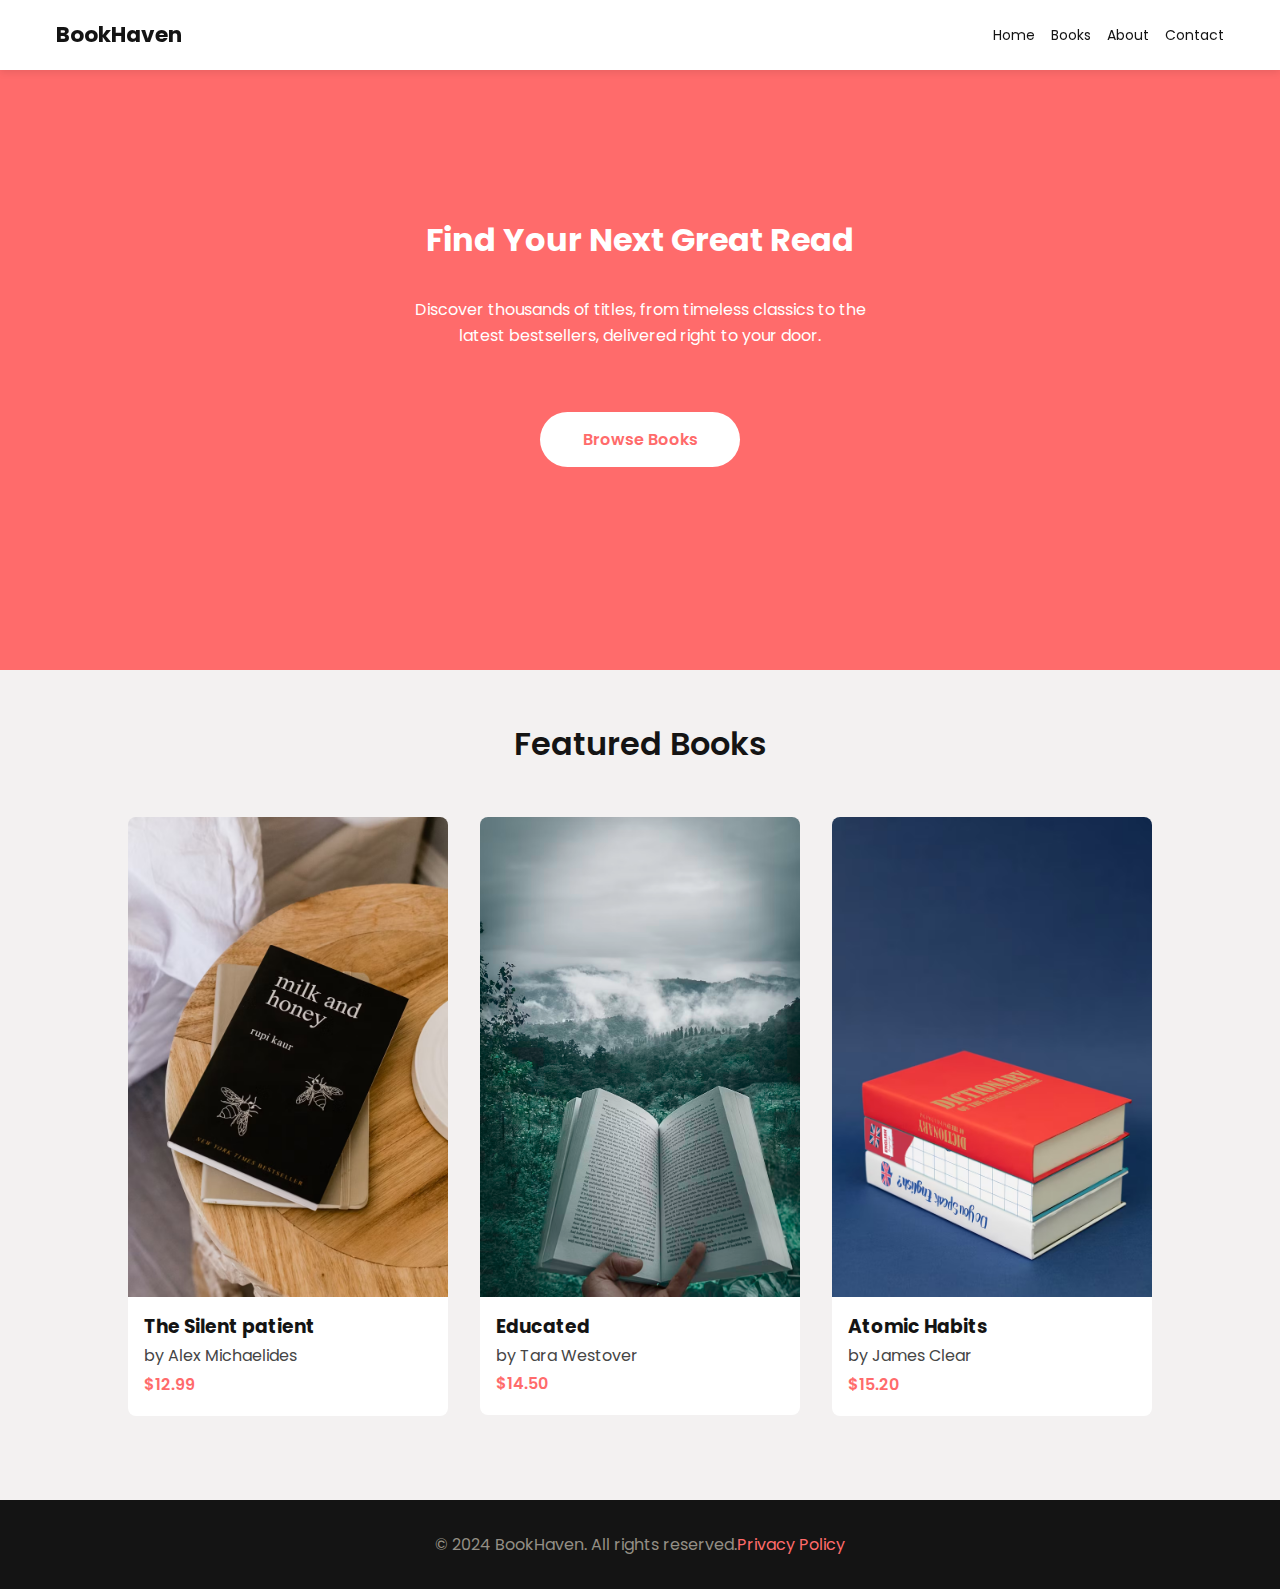
<file: BookStore/index.html>
<!DOCTYPE html>
<html lang="en">
<head>
    <meta charset="UTF-8">
    <meta name="viewport" content="width=device-width, initial-scale=1.0">
    <meta name="description" content="Online bookstore with bestsellers and timeless classics.">
    <link rel="icon" href="images/favicon-16x16.png">
    <title>BookHaven - Your Online Bookstore</title>

    <!-- Google Fonts : Poppins -->
    <link rel="preconnect" href="https://fonts.googleapis.com" />
    <link rel="preconnect" href="https://fonts.gstatic.com" crossorigin />
    <link href="https://fonts.googleapis.com/css2?family=Poppins:wght@400;500;600;700&display=swap" rel="stylesheet" />

    <!-- CSS file -->
    <link rel="stylesheet" href="style.css" />
</head>
<body>
    
    <!-- header -->
    <header>
        <div class="container header-contents">
            <a href="#home" class="logo">BookHaven</a>

            <nav class="nav-links">
                <a href="#home" class="header-link">Home</a>
                <a href="#books" class="header-link">Books</a>
                <a href="#about" class="header-link">About</a>
                <a href="#contact" class="header-link">Contact</a>
            </nav>
        </div>
    </header>

    <!-- hero -->
    <section id="home" class="hero">
        <div class="container">
            <div class="home-contents">
                <h1 class="home-title">Find Your Next Great Read</h1>
                <p class="home-text">Discover thousands of titles, from timeless classics to the latest bestsellers, delivered right to your door.</p>
                <a href="#books" class="btn">Browse Books</a>
            </div>
        </div>
    </section>

    <!-- featured-books -->
    <section id="books" class="featured-books">
        <div class="container">
            <div class="books-contents">
                <h2 class="books-title">Featured Books</h2>

                <div class="book-grid">

                    <!-- Book 1 -->
                    <div class="book-card">
                        <img src="images/milk_and_honey.avif" alt="Cover of The Silent patient by Alex Michaelides">
                        <div class="book-infos">
                            <h3>The Silent patient</h3>
                            <p>by Alex Michaelides</p>
                            <span class="price">$12.99</span>
                        </div>
                    </div>

                    <!-- Book 2 -->
                    <div class="book-card">
                        <img src="images/forest.avif" alt="Cover of Educated by Tara Westover">
                        <div class="book-infos">
                            <h3>Educated</h3>
                            <p>by Tara Westover</p>
                            <span class="price">$14.50</span>
                        </div>
                    </div>

                    <!-- Book 3 -->
                    <div class="book-card">
                        <img src="images/blue.avif" alt="Cover of Atomic Habits by James Clear">
                        <div class="book-infos">
                            <h3>Atomic Habits</h3>
                            <p>by James Clear</p>
                            <span class="price">$15.20</span>
                        </div>
                    </div>
                </div>
            </div>
        </div>
    </section>

    <!-- footer -->
    <footer>
        <div class="container">
            <div class="footer-contents">
                <p class="footer-text">© 2024 BookHaven. All rights reserved.</p>
                <a href="#" class="footer-link">Privacy Policy</a>
            </div>
        </div>
    </footer>

</body>
</html>
</file>
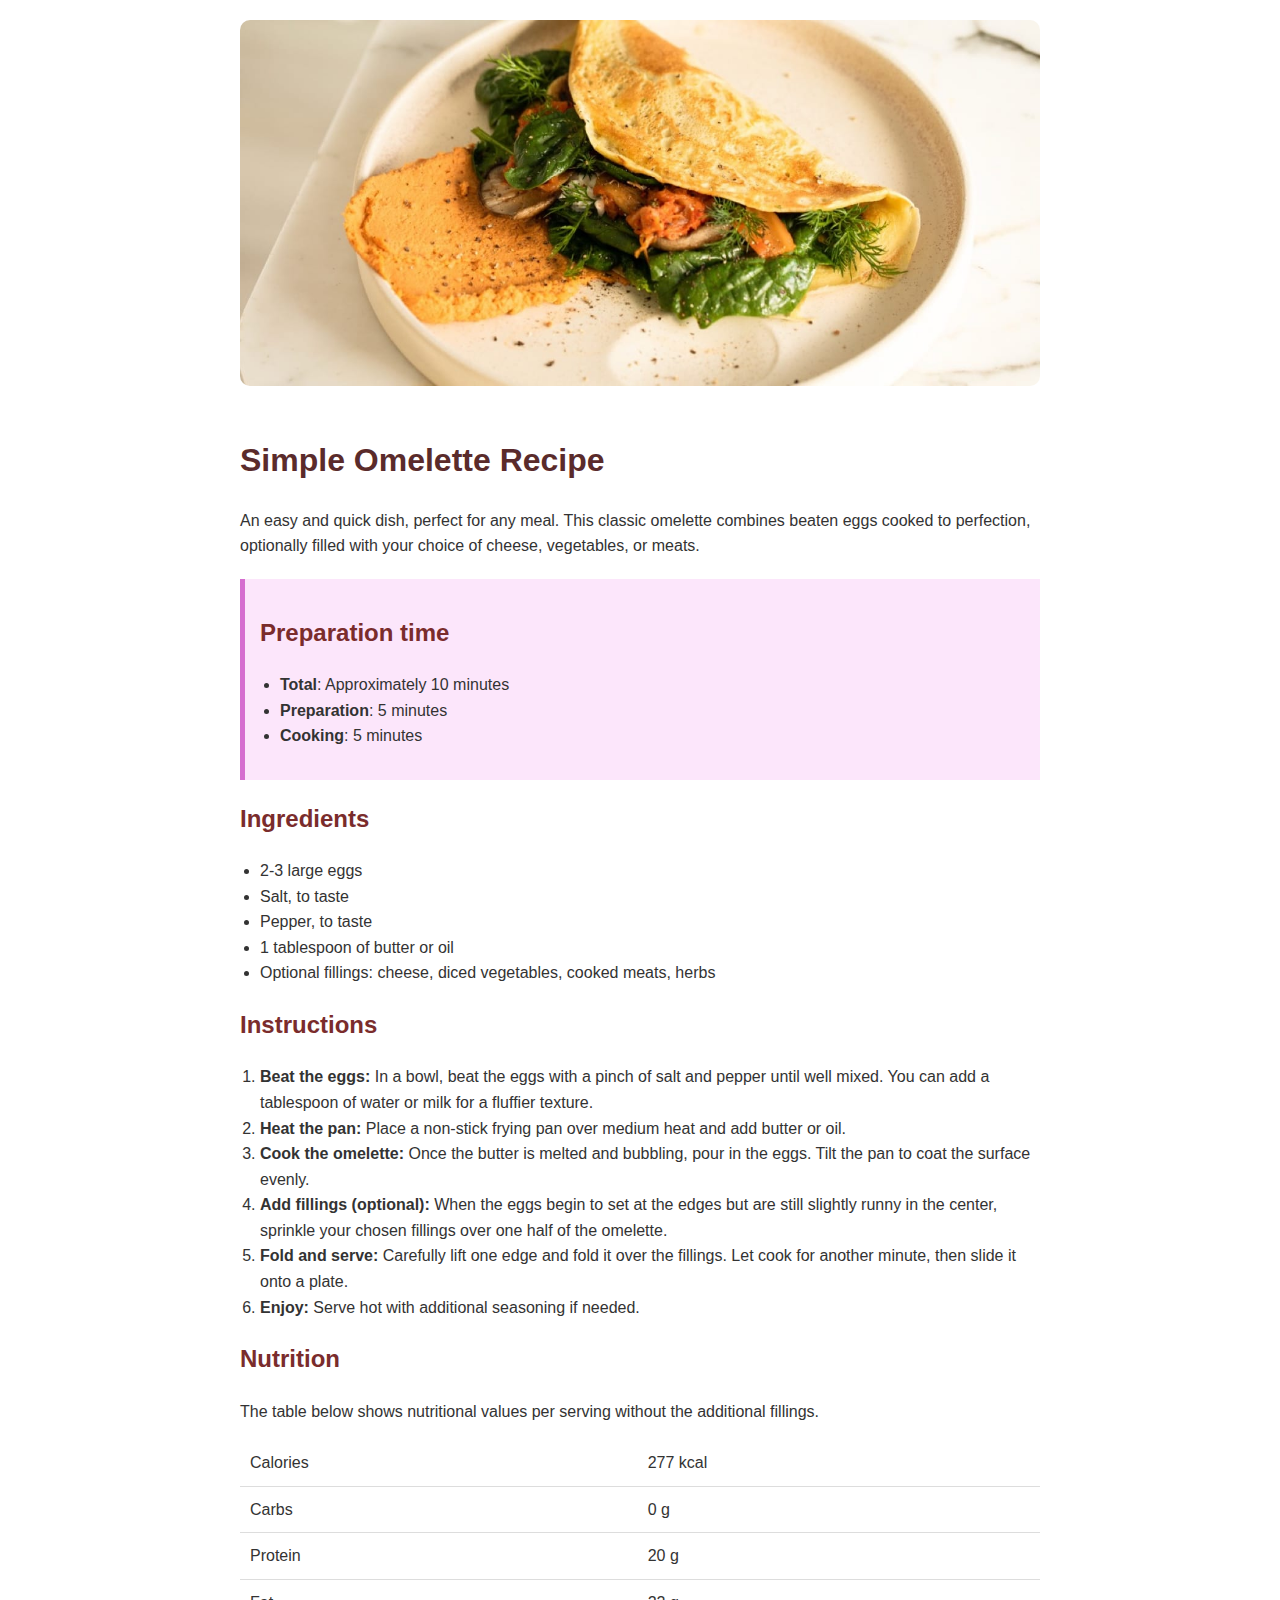
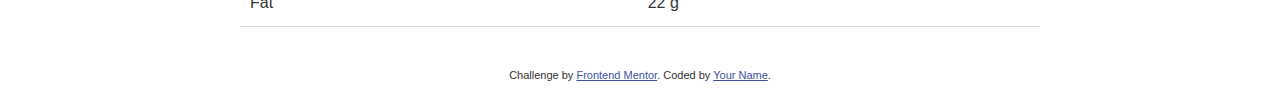
<file: recipe-page-main/index.html>
<!DOCTYPE html>
<html lang="en">
  <head>
    <meta charset="UTF-8" />
    <meta name="viewport" content="width=device-width, initial-scale=1.0" />
    <title>Simple Omelette Recipe</title>
    <link rel="icon" type="image/png" sizes="32x32" href="assets/images/favicon-32x32.png" />
    <link rel="stylesheet" href="style.css" />
  </head>

  <body>
    <main>
      <header>
        <img src="assets/images/image-omelette.jpeg" alt="A plate with an omelette" class="recipe-img" />
        <h1>Simple Omelette Recipe</h1>
        <p class="description">
          An easy and quick dish, perfect for any meal. This classic omelette combines beaten eggs cooked to perfection, optionally filled with your choice of cheese, vegetables, or meats.
        </p>
      </header>

      <section class="preparation">
        <h2>Preparation time</h2>
        <ul>
          <li><strong>Total</strong>: Approximately 10 minutes</li>
          <li><strong>Preparation</strong>: 5 minutes</li>
          <li><strong>Cooking</strong>: 5 minutes</li>
        </ul>
      </section>

      <section>
        <h2>Ingredients</h2>
        <ul>
          <li>2-3 large eggs</li>
          <li>Salt, to taste</li>
          <li>Pepper, to taste</li>
          <li>1 tablespoon of butter or oil</li>
          <li>Optional fillings: cheese, diced vegetables, cooked meats, herbs</li>
        </ul>
      </section>

      <section>
        <h2>Instructions</h2>
        <ol>
          <li><strong>Beat the eggs:</strong> In a bowl, beat the eggs with a pinch of salt and pepper until well mixed. You can add a tablespoon of water or milk for a fluffier texture.</li>
          <li><strong>Heat the pan:</strong> Place a non-stick frying pan over medium heat and add butter or oil.</li>
          <li><strong>Cook the omelette:</strong> Once the butter is melted and bubbling, pour in the eggs. Tilt the pan to coat the surface evenly.</li>
          <li><strong>Add fillings (optional):</strong> When the eggs begin to set at the edges but are still slightly runny in the center, sprinkle your chosen fillings over one half of the omelette.</li>
          <li><strong>Fold and serve:</strong> Carefully lift one edge and fold it over the fillings. Let cook for another minute, then slide it onto a plate.</li>
          <li><strong>Enjoy:</strong> Serve hot with additional seasoning if needed.</li>
        </ol>
      </section>

      <section>
        <h2>Nutrition</h2>
        <p>The table below shows nutritional values per serving without the additional fillings.</p>
        <table>
          <tr><td>Calories</td><td>277 kcal</td></tr>
          <tr><td>Carbs</td><td>0 g</td></tr>
          <tr><td>Protein</td><td>20 g</td></tr>
          <tr><td>Fat</td><td>22 g</td></tr>
        </table>
      </section>
    </main>

    <footer class="attribution">
      Challenge by <a href="https://www.frontendmentor.io?ref=challenge" target="_blank">Frontend Mentor</a>.
      Coded by <a href="#">Your Name</a>.
    </footer>
  </body>
</html>
</file>
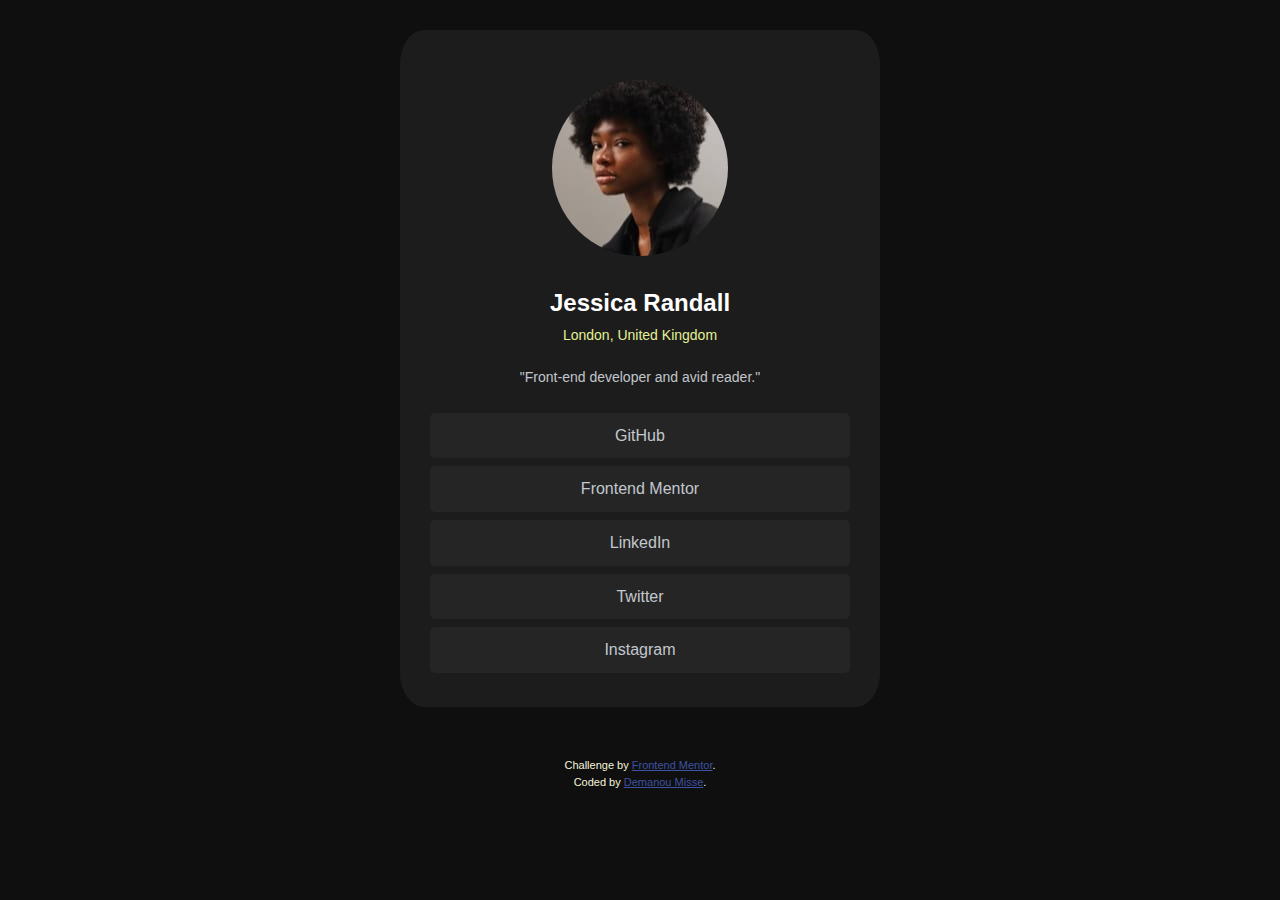
<file: social-links-profile-main/index.html>
<!DOCTYPE html>
<html lang="en">
<head>
  <meta charset="UTF-8">
  <meta name="viewport" content="width=device-width, initial-scale=1.0"> <!-- displays site properly based on user's device -->

  <link rel="icon" type="image/png" sizes="32x32" href="./assets/images/favicon-32x32.png">
  <link rel="stylesheet" href="style.css">
  <title>Frontend Mentor | Social links profile</title>
  
</head>
<body>

  <main>

    <div>
      <img src="assets/images/avatar-jessica.jpeg" alt="Jessica Randall photo">
    </div>

    <div>
      <h2>Jessica Randall</h2>
      <p>London, United Kingdom</p>
    </div>

    <p>"Front-end developer and avid reader."</p>

    <div class="container">
      <div class="item">GitHub</div>
      <div class="item">Frontend Mentor</div>
      <div class="item">LinkedIn</div>
      <div class="item">Twitter</div>
      <div class="item">Instagram</div>
    </div>

  </main>

  
  
  <footer class="attribution">
    <div>Challenge by <a href="https://www.frontendmentor.io?ref=challenge" target="_blank">Frontend Mentor</a>.</div> 
    <div>Coded by <a href="https://github.com/Demanou-Misse" target="_blank">Demanou Misse</a>.</div>
  </footer>
</body>
</html>
</file>
<file: BookStore/style.css>
/* ======================== */
/* 🌐 Design System - Variables */
/* ======================== */
:root {
    /* 🎨 Colors */
    --primary-color: #ff6b6b;
    --color-background: #f3f1f1;
    --color-surface: #ffffff;
    --color-text: #141414;
    --color-muted: #454545;

    /* 🔤 Typography */
    --font-family-base: 'Poppins', sans-serif;
    --font-size-sm: 0.875rem;
    --font-size-md: 1rem;
    --font-size-lg: 1.25rem;
    --font-size-xl: 2rem;
    --line-height-base: 1.6;

    /* 📐 Spacing */
    --spacing-xs: 0.25rem;
    --spacing-sm: 0.5rem;
    --spacing-md: 1rem;
    --spacing-lg: 2rem;
    --spacing-xl: 4rem;

    /* 🔲 Layout */
    --max-width-container: 1200px;
    --container-padding: 1rem;

    /* 🎁 Misc */
    --border-radius: 0.5rem;
    --box-shadow: 0 2px 8px rgba(0, 0, 0, 0.1);
    --transition: all 0.3s ease;
}

/* ======================== */
/* 🧼 Reset & Base */
/* ======================== */
* {
    padding: 0;
    margin: 0;
    box-sizing: border-box;
}

body {
    font-family: var(--font-family-base);
    font-size: var(--font-size-md);
    line-height: var(--line-height-base);
    background-color: var(--color-background);
    color: var(--color-text);
}

/* ======================== */
/* 📦 Base Layout Components */
/* ======================== */
html {
  scroll-behavior: smooth;
}

.container {
    max-width: var(--max-width-container);
    margin: 0 auto;
    padding: var(--container-padding);
}

h1 {
    font-size: var(--font-size-xl);
    color: var(--color-surface);
}

h2 {
    font-size: var(--spacing-lg);
    font-weight: 600;
}

a {
    text-decoration: none;
    color: inherit;
}

/* Header */
header {
    position: fixed;
    top: 0;
    height: 70px;
    width: 100%;
    background-color: var(--color-surface);
    box-shadow: var(--box-shadow);
    z-index: 100;
}

.header-contents {
    display: flex;
    justify-content: space-between;
    align-items: center;
}

.nav-links {
    display: flex;
    gap: var(--spacing-md);
    margin: var(--spacing-sm) 0;
}

.logo {
    font-size: 1.35rem;
    font-weight: 700;
}

.header-link {
    position: relative;
    font-size: var(--font-size-sm);
    transform: var(--transition);
}

.header-link::after {
    position: absolute;
    content: '';
    left: 0;
    width: 0;
    bottom: -5px;
    height: 2px;
    background-color: var(--primary-color);
    transition: var(--transition);
}

.header-link:hover::after {
    width: 100%;
}

/* Hero */
.hero {
    margin-top: 70px;
    height: 600px;
    background-color: var(--primary-color);
}

.home-contents {
    display: flex;
    max-width: 500px;
    margin-left: auto;
    margin-right: auto;
    flex-direction: column;
    gap: var(--spacing-lg);
    text-align: center;
    margin-top: 8rem;
}

.home-text {
    color: var(--color-surface);
    font-weight: 400;
}

.btn {
    background: var(--color-surface);
    color: var(--primary-color);
    width: 200px;
    margin: var(--spacing-lg) auto;
    padding: .9rem 2.2rem;
    border: none;
    font-weight: 600;
    border-radius: 50px;
    cursor: pointer;
    transition: var(--transition);
    text-decoration: none;
    display: inline-block;
}

.btn:hover {
    box-shadow: var(--box-shadow);
    background-color: #fcf9f9;
    transform: translateY(-4px);
}

.featured-books {
    height: 67Opx;
}

.books-contents {
    display: flex;
    flex-direction: column;
    align-items: center;
    gap: var(--spacing-lg);
    padding: var(--spacing-lg) var(--spacing-xl) var(--spacing-xs);
}

.book-card img {
    max-width: 320px;
    border: none;
    border-radius: var(--border-radius) var(--border-radius) 0 0;
}

.book-grid {
    display: flex;
    justify-content: center;
    gap: var(--spacing-lg);
    margin-top: var(--spacing-md);
    flex-wrap: wrap;
}

.book-card {
    display: flex;
    flex-direction: column;
    transition: var(--transition);
}

.book-card:hover {
    box-shadow: var(--box-shadow);
    transform: translateY(-4px);
}

.book-infos {
    background-color: var(--color-surface);
    border-radius: 0 0 var(--border-radius) var(--border-radius);
    padding: var(--spacing-md);
    line-height: 1.8rem;
}

.book-infos p {
    color: var(--color-muted);
}

.price {
    font-weight: 600;
    color: var(--primary-color);
}

footer {
    margin-top: var(--spacing-xl);
    background-color: #141414;
    color: rgba(236, 228, 214, 0.596);
}

.footer-contents {
    display: flex;
    justify-content: center;
    padding: var(--spacing-md);
}

.footer-link {
    color: var(--primary-color);
    transition: var(--transition);
}

.footer-link:hover {
    text-decoration: underline;
}
</file>
<file: recipe-page-main/style.css>
/* Base styles */
body {
  font-family: Arial, sans-serif;
  line-height: 1.6;
  margin: 20px;
  background-color: #fff;
  color: #333;
  max-width: 800px;
  margin-left: auto;
  margin-right: auto;
}

h1 {
  color: #5a2b2b;
}

h2, h3 {
  color: #7a2c2c;
  margin-top: 20px;
}

ul, ol {
  padding-left: 20px;
}

img.recipe-img {
  width: 100%;
  height: auto;
  border-radius: 10px;
  margin-bottom: 20px;
}

.description {
  margin-bottom: 20px;
}

.preparation {
  background-color: #fce6fb;
  padding: 15px;
  border-left: 5px solid #d56ecf;
  margin-bottom: 20px;
}


table {
  width: 100%;
  border-collapse: collapse;
  margin-top: 10px;
}

td {
  padding: 10px;
  border-bottom: 1px solid #ddd;
}

.attribution {
  font-size: 11px;
  text-align: center;
  margin-top: 40px;
}

.attribution a {
  color: hsl(228, 45%, 44%);
}
</file>
<file: social-links-profile-main/style.css>
* {
    margin: 0;
    padding: 0;
    box-sizing: border-box;
}

body {
    font-family: Arial, Helvetica, sans-serif;
    line-height: 1.6;
    text-align: center;
    background-color: rgb(15, 15, 15);
    color: rgba(240, 248, 255, 0.781);
    margin: 20px;
    max-width: 500px;
    margin-left: auto;
    margin-right: auto;
    padding: 10px;
}

main {
    background-color: rgb(29, 28, 28);
    border: 1 solid black;
    border-radius: 5%;
    padding: 30px;
    text-align: center;
}

h2 {
    color: white;
    margin-top: 20px;
    margin-bottom: 2px;
    font-family: 'Gill Sans', 'Gill Sans MT', Calibri, 'Trebuchet MS', sans-serif;
}

p {
    margin-bottom: 20px;
    font-size: 14px;
}

div p {
    margin-bottom: 20px;
    color: rgb(225, 241, 149);
}

div img {
    width: auto;
    height: auto;
    border-radius: 50%;
    margin-top: 20px;
}

.container {
    display: flex;
    flex-direction: column;
    justify-content: center;
    align-items: center;
    flex-wrap: nowrap;
    margin-top: 20px;
}

.item {
    width: 100%;
    border-radius: 5px;
    background-color: rgb(37, 37, 37);
    text-align: center;
    padding: 10px;
    margin: 4px;
}

.item:hover {
    background-color: greenyellow;
    color: black;
    cursor: pointer;
}

footer {
    font-size: 12px;
    text-align: center;
    color: beige;
    margin-top: 50px;
}
.attribution { font-size: 11px; text-align: center; }
.attribution a { color: hsl(228, 45%, 44%); }
</file>
